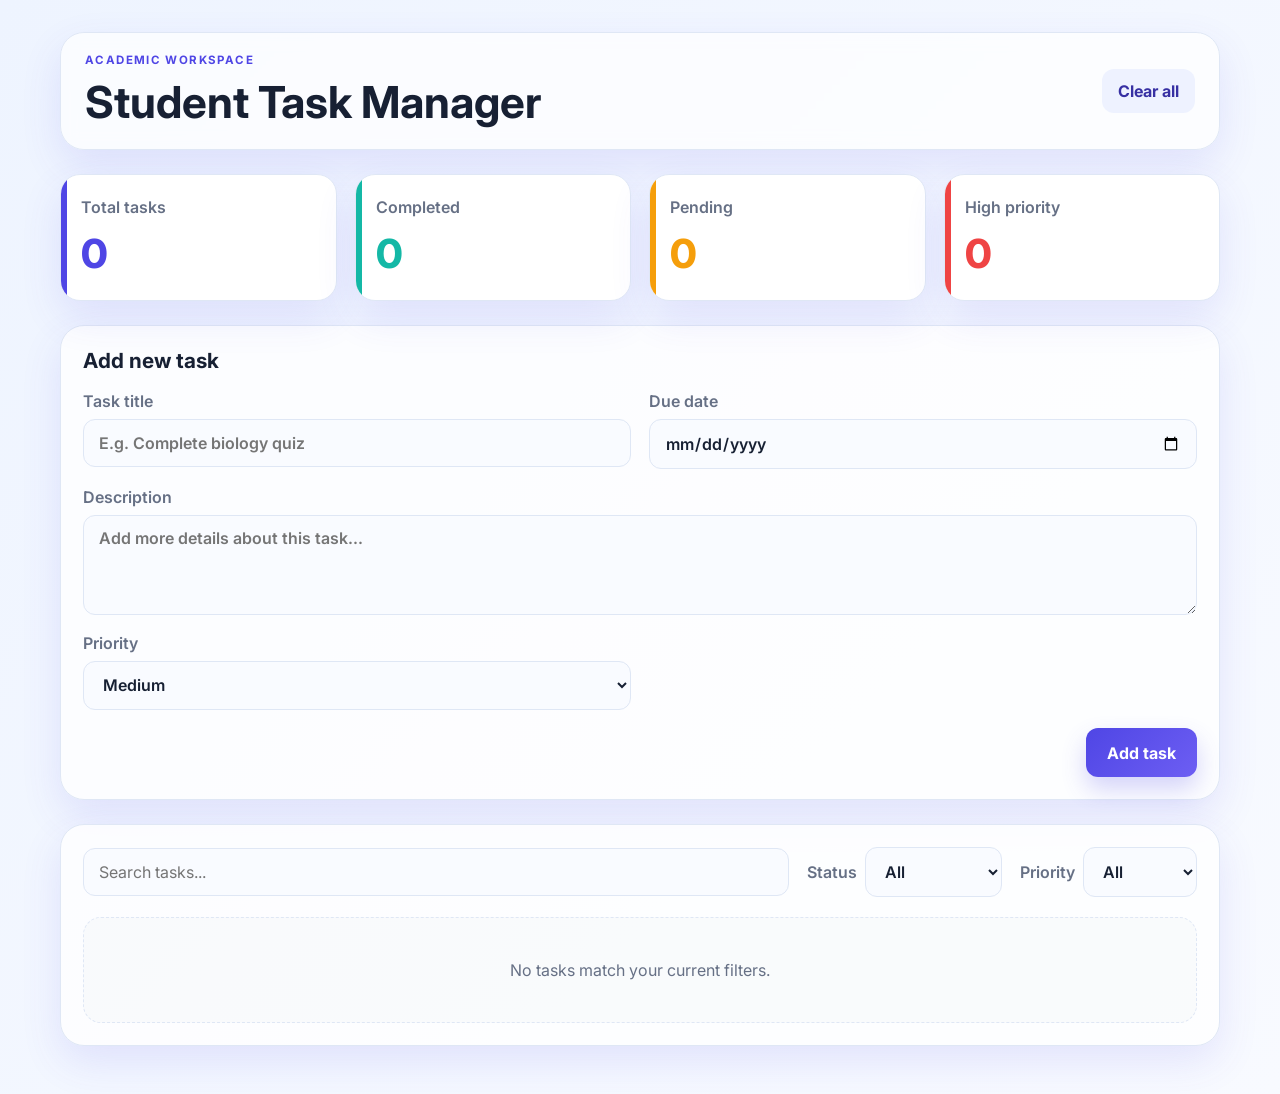
<file: index.html>
<!DOCTYPE html>
<html lang="en">

<head>
    <meta charset="UTF-8" />
    <meta name="viewport" content="width=device-width, initial-scale=1.0" />
    <title>Student Task Manager</title>
    <link rel="preconnect" href="https://fonts.googleapis.com" />
    <link rel="preconnect" href="https://fonts.gstatic.com" crossorigin />
    <link href="https://fonts.googleapis.com/css2?family=Inter:wght@400;500;600;700;800&display=swap"
        rel="stylesheet" />
    <link rel="stylesheet" href="style.css" />
</head>

<body>
    <div class="app-shell">
        <header class="topbar">
            <div>
                <p class="eyebrow">Academic workspace</p>
                <h1>Student Task Manager</h1>
            </div>
            <button class="ghost-button" type="button" id="clear-all-btn">Clear all</button>
        </header>

        <main class="dashboard">
            <section class="stats-grid" aria-label="Dashboard statistics">
                <article class="stat-card accent-blue">
                    <span class="stat-label">Total tasks</span>
                    <strong class="stat-number" id="total-tasks">0</strong>
                </article>
                <article class="stat-card accent-green">
                    <span class="stat-label">Completed</span>
                    <strong class="stat-number" id="completed-tasks">0</strong>
                </article>
                <article class="stat-card accent-gold">
                    <span class="stat-label">Pending</span>
                    <strong class="stat-number" id="pending-tasks">0</strong>
                </article>
                <article class="stat-card accent-red">
                    <span class="stat-label">High priority</span>
                    <strong class="stat-number" id="high-priority-tasks">0</strong>
                </article>
            </section>

            <section class="panel task-panel">
                <div class="panel-header">
                    <h2 id="form-title">Add new task</h2>
                    <button class="text-button hidden" type="button" id="cancel-edit-btn">Cancel</button>
                </div>

                <form id="task-form">
                    <div class="form-grid">
                        <label class="field">
                            <span>Task title</span>
                            <input type="text" id="task-title" placeholder="E.g. Complete biology quiz" required />
                        </label>

                        <label class="field">
                            <span>Due date</span>
                            <input type="date" id="task-date" />
                        </label>

                        <label class="field full-width">
                            <span>Description</span>
                            <textarea id="task-description" rows="3"
                                placeholder="Add more details about this task..."></textarea>
                        </label>

                        <label class="field">
                            <span>Priority</span>
                            <select id="task-priority">
                                <option value="High">High</option>
                                <option value="Medium" selected>Medium</option>
                                <option value="Low">Low</option>
                            </select>
                        </label>
                    </div>

                    <div class="form-actions">
                        <button type="submit" class="primary-button" id="submit-btn">Add task</button>
                    </div>
                </form>
            </section>

            <section class="panel list-panel">
                <div class="toolbar">
                    <div class="search-wrapper">
                        <label class="sr-only" for="search-input">Search tasks</label>
                        <input type="search" id="search-input" placeholder="Search tasks..." />
                    </div>

                    <div class="filter-group">
                        <label for="status-filter">Status</label>
                        <select id="status-filter">
                            <option value="all">All</option>
                            <option value="pending">Pending</option>
                            <option value="completed">Completed</option>
                        </select>
                    </div>

                    <div class="filter-group">
                        <label for="priority-filter">Priority</label>
                        <select id="priority-filter">
                            <option value="all">All</option>
                            <option value="High">High</option>
                            <option value="Medium">Medium</option>
                            <option value="Low">Low</option>
                        </select>
                    </div>
                </div>

                <div id="task-list" class="task-list" aria-live="polite"></div>
            </section>
        </main>
    </div>

    <script src="script.js"></script>
</body>

</html>
</file>
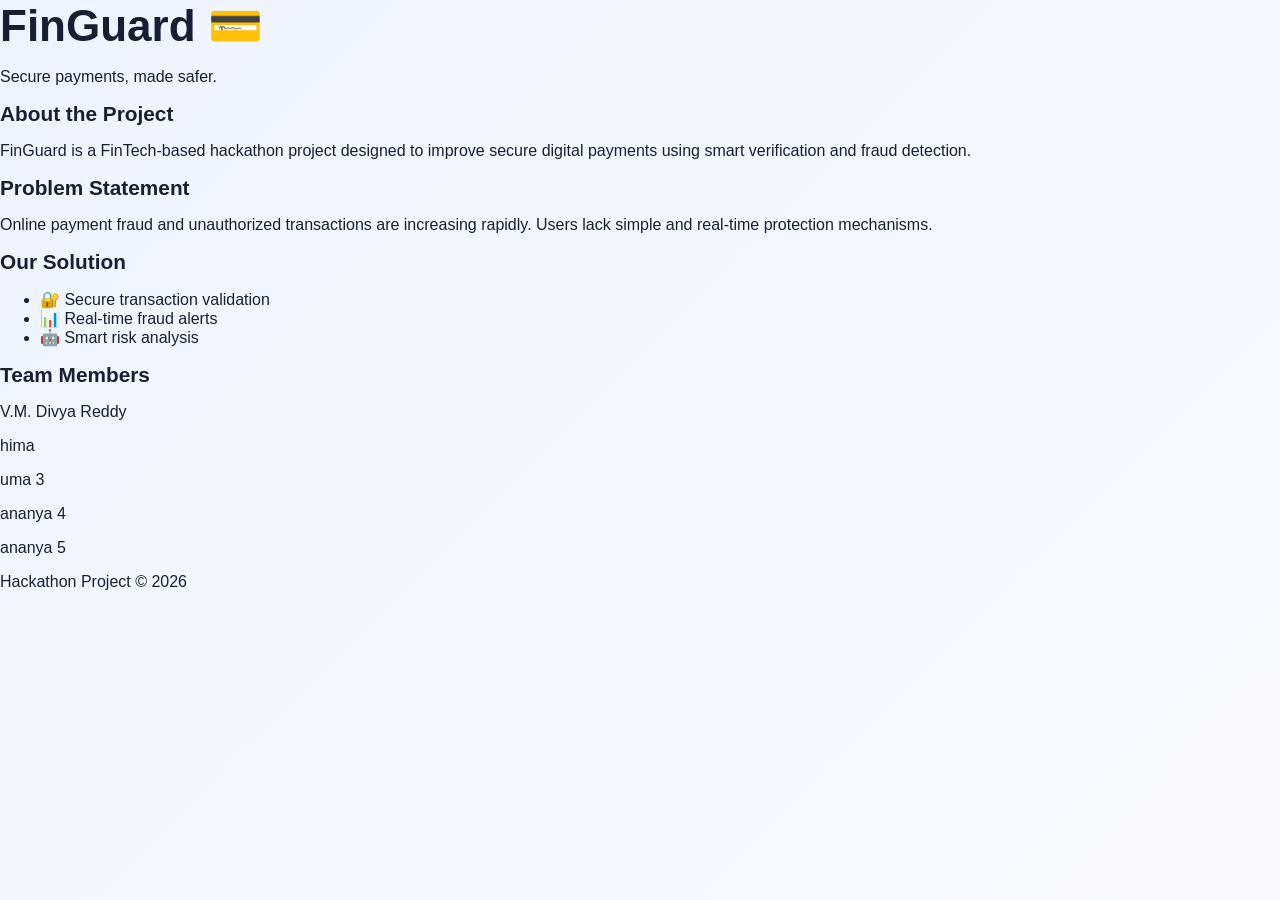
<file: new1.html>
<!DOCTYPE html>
<html lang="en">

<head>
    <meta charset="UTF-8">
    <title>Hackathon Project</title>
    <link rel="stylesheet" href="style.css">
</head>

<body>

    <!-- Header -->
    <header>
        <h1>FinGuard 💳</h1>
        <p>Secure payments, made safer.</p>
    </header>

    <!-- Navigation -->

    <!-- About -->
    <section id="about">
        <h2>About the Project</h2>
        <p>
            FinGuard is a FinTech-based hackathon project designed to improve
            secure digital payments using smart verification and fraud detection.
        </p>
    </section>

    <!-- Problem -->
    <section id="problem">
        <h2>Problem Statement</h2>
        <p>
            Online payment fraud and unauthorized transactions are increasing rapidly.
            Users lack simple and real-time protection mechanisms.

        </p>
    </section>

    <!-- Solution -->
    <section id="solution">
        <h2>Our Solution</h2>
        <ul>
            <li>🔐 Secure transaction validation</li>
            <li>📊 Real-time fraud alerts</li>
            <li>🤖 Smart risk analysis</li>
        </ul>
    </section>

    <!-- Team -->
    <section id="team">
        <h2>Team Members</h2>
        <p>V.M. Divya Reddy</p>
        <p>hima</p>
        <p>uma 3</p>
        <p> ananya 4</p>
        <p> ananya 5</p>
    </section>

    <!-- Footer -->
    <footer>
        <p>Hackathon Project © 2026</p>
    </footer>

</body>

</html>
</file>
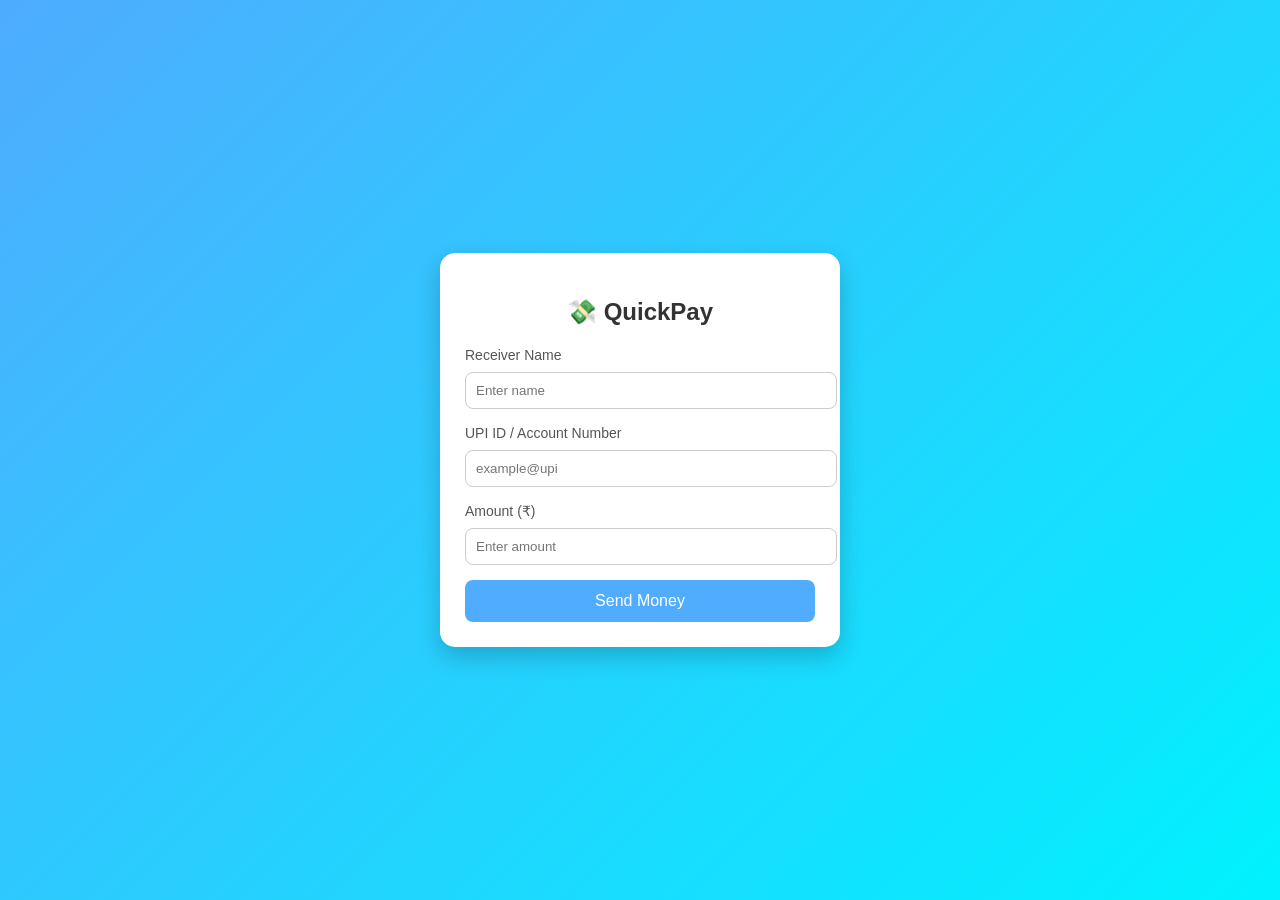
<file: newproject1.html>
<!DOCTYPE html>
<html lang="en">

<head>
    <meta charset="UTF-8">
    <title>QuickPay – Send Money</title>
    <style>
        body {
            margin: 0;
            font-family: Arial, sans-serif;
            background: linear-gradient(135deg, #4facfe, #00f2fe);
            height: 100vh;
            display: flex;
            justify-content: center;
            align-items: center;
        }

        .card {
            background: #fff;
            width: 350px;
            padding: 25px;
            border-radius: 15px;
            box-shadow: 0 10px 25px rgba(0, 0, 0, 0.2);
        }

        h2 {
            text-align: center;
            color: #333;
            margin-bottom: 20px;
        }

        label {
            font-size: 14px;
            color: #555;
        }

        input {
            width: 100%;
            padding: 10px;
            margin: 8px 0 15px;
            border: 1px solid #ccc;
            border-radius: 8px;
            outline: none;
        }

        input:focus {
            border-color: #aed4f5;
        }

        button {
            width: 100%;
            padding: 12px;
            background: #4facfe;
            border: none;
            border-radius: 8px;
            color: white;
            font-size: 16px;
            cursor: pointer;
        }

        button:hover {
            background: #00c6fb;
        }

        .success {
            margin-top: 15px;
            text-align: center;
            color: green;
            font-weight: bold;
            display: none;
        }
    </style>
</head>

<body>

    <div class="card">
        <h2>💸 QuickPay</h2>

        <label>Receiver Name</label>
        <input type="text" id="name" placeholder="Enter name">

        <label>UPI ID / Account Number</label>
        <input type="text" id="upi" placeholder="example@upi">

        <label>Amount (₹)</label>
        <input type="number" id="amount" placeholder="Enter amount">

        <button onclick="sendMoney()">Send Money</button>

        <div class="success" id="successMsg">
            ✅ Money Sent Successfully!
        </div>
    </div>

    <script>
        function sendMoney() {
            let name = document.getElementById("name").value;
            let upi = document.getElementById("upi").value;
            let amount = document.getElementById("amount").value;

            if (name === "" || upi === "" || amount === "") {
                alert("Please fill all details");
                return;
            }

            document.getElementById("successMsg").style.display = "block";
        }
    </script>


</body>

</html>
</file>
<file: style.css>
:root {
    --bg: #f3f7ff;
    --surface: #ffffff;
    --surface-strong: #eef4ff;
    --primary: #4f46e5;
    --primary-dark: #3730a3;
    --accent: #14b8a6;
    --warning: #f59e0b;
    --danger: #ef4444;
    --text: #172033;
    --muted: #667085;
    --border: #dfe7f5;
    --shadow: 0 16px 40px rgba(79, 70, 229, 0.12);
}

* {
    box-sizing: border-box;
}

html {
    scroll-behavior: smooth;
}

body {
    margin: 0;
    min-height: 100vh;
    font-family: 'Inter', sans-serif;
    background: linear-gradient(135deg, #eef4ff 0%, #f8faff 100%);
    color: var(--text);
}

button,
input,
textarea,
select {
    font: inherit;
}

button {
    cursor: pointer;
}

.app-shell {
    max-width: 1200px;
    margin: 0 auto;
    padding: 32px 20px 48px;
}

.topbar {
    display: flex;
    align-items: center;
    justify-content: space-between;
    gap: 20px;
    margin-bottom: 24px;
    padding: 20px 24px;
    border: 1px solid var(--border);
    border-radius: 24px;
    background: rgba(255, 255, 255, 0.7);
    backdrop-filter: blur(8px);
    box-shadow: var(--shadow);
}

.eyebrow {
    margin: 0 0 8px;
    color: var(--primary);
    text-transform: uppercase;
    letter-spacing: 0.12em;
    font-size: 0.72rem;
    font-weight: 700;
}

h1 {
    margin: 0;
    font-size: clamp(2rem, 5vw, 2.75rem);
}

.ghost-button,
.text-button,
.primary-button,
.action-button,
.status-toggle {
    border: none;
    border-radius: 12px;
    transition: transform 0.2s ease, box-shadow 0.2s ease;
}

.ghost-button:hover,
.text-button:hover,
.primary-button:hover,
.action-button:hover,
.status-toggle:hover {
    transform: translateY(-1px);
}

.ghost-button {
    background: #eef2ff;
    color: var(--primary-dark);
    padding: 0.75rem 1rem;
    font-weight: 700;
}

.dashboard {
    display: grid;
    gap: 24px;
}

.stats-grid {
    display: grid;
    grid-template-columns: repeat(4, minmax(180px, 1fr));
    gap: 18px;
}

.stat-card {
    position: relative;
    padding: 22px 20px;
    border-radius: 20px;
    background: var(--surface);
    border: 1px solid var(--border);
    box-shadow: var(--shadow);
    overflow: hidden;
}

.stat-card::before {
    content: "";
    position: absolute;
    inset: 0 auto 0 0;
    width: 6px;
    background: currentColor;
}

.accent-blue {
    color: var(--primary);
}

.accent-green {
    color: var(--accent);
}

.accent-gold {
    color: var(--warning);
}

.accent-red {
    color: var(--danger);
}

.stat-label {
    display: block;
    margin-bottom: 12px;
    color: var(--muted);
    font-weight: 600;
}

.stat-number {
    font-size: clamp(2rem, 4vw, 2.5rem);
    font-weight: 800;
}

.panel {
    background: rgba(255, 255, 255, 0.82);
    border: 1px solid var(--border);
    border-radius: 24px;
    padding: 22px;
    box-shadow: var(--shadow);
}

.panel-header,
.toolbar {
    display: flex;
    align-items: center;
    justify-content: space-between;
    gap: 18px;
}

.panel-header {
    margin-bottom: 18px;
}

h2 {
    margin: 0;
    font-size: 1.3rem;
}

.text-button {
    background: transparent;
    color: var(--primary);
    font-weight: 700;
}

.hidden {
    display: none;
}

.form-grid {
    display: grid;
    grid-template-columns: repeat(2, minmax(0, 1fr));
    gap: 18px;
}

.field {
    display: flex;
    flex-direction: column;
    gap: 8px;
    color: var(--muted);
    font-weight: 600;
}

.field.full-width {
    grid-column: 1 / -1;
}

input,
textarea,
select {
    width: 100%;
    border: 1px solid var(--border);
    border-radius: 12px;
    background: #f9fbff;
    color: var(--text);
    padding: 0.8rem 0.95rem;
}

input:focus,
textarea:focus,
select:focus {
    outline: 2px solid rgba(79, 70, 229, 0.18);
    border-color: rgba(79, 70, 229, 0.5);
}

textarea {
    resize: vertical;
    min-height: 100px;
}

.form-actions {
    margin-top: 18px;
    display: flex;
    justify-content: flex-end;
}

.primary-button {
    padding: 0.9rem 1.3rem;
    background: linear-gradient(135deg, var(--primary) 0%, #6d5ef3 100%);
    color: white;
    font-weight: 700;
    box-shadow: 0 12px 24px rgba(79, 70, 229, 0.23);
}

.toolbar {
    flex-wrap: wrap;
    margin-bottom: 20px;
}

.search-wrapper {
    flex: 1;
    min-width: 180px;
}

.filter-group {
    display: flex;
    align-items: center;
    gap: 8px;
    color: var(--muted);
    font-weight: 600;
}

.task-list {
    display: grid;
    gap: 16px;
}

.task-card {
    display: flex;
    justify-content: space-between;
    align-items: center;
    gap: 16px;
    padding: 18px 16px;
    background: var(--surface-strong);
    border: 1px solid var(--border);
    border-left: 5px solid transparent;
    border-radius: 18px;
}

.task-card.priority-high {
    border-left-color: var(--danger);
}

.task-card.priority-medium {
    border-left-color: var(--warning);
}

.task-card.priority-low {
    border-left-color: var(--accent);
}

.task-card.completed {
    opacity: 0.8;
}

.task-card.completed h3 {
    text-decoration: line-through;
}

.task-main {
    display: grid;
    gap: 10px;
    flex: 1;
}

.task-heading {
    display: flex;
    align-items: flex-start;
    gap: 12px;
}

.status-toggle {
    width: 30px;
    height: 30px;
    border: 2px solid var(--border);
    background: white;
    color: white;
    font-weight: 800;
    flex-shrink: 0;
}

.status-toggle.is-complete {
    background: var(--accent);
    border-color: var(--accent);
}

.task-heading h3 {
    margin: 0 0 6px;
    font-size: 1.1rem;
}

.task-description {
    margin: 0;
    color: var(--muted);
    line-height: 1.6;
}

.task-meta {
    display: flex;
    flex-wrap: wrap;
    gap: 8px;
}

.badge {
    display: inline-flex;
    align-items: center;
    justify-content: center;
    padding: 0.42rem 0.7rem;
    border-radius: 999px;
    font-size: 0.72rem;
    font-weight: 700;
}

.badge.priority.high {
    background: rgba(239, 68, 68, 0.12);
    color: #b42318;
}

.badge.priority.medium {
    background: rgba(245, 158, 11, 0.14);
    color: #b45309;
}

.badge.priority.low {
    background: rgba(20, 184, 166, 0.12);
    color: #0f766e;
}

.badge.status.completed {
    background: rgba(20, 184, 166, 0.12);
    color: #0f766e;
}

.badge.status.overdue {
    background: rgba(239, 68, 68, 0.12);
    color: #b42318;
}

.badge.status.pending {
    background: rgba(79, 70, 229, 0.12);
    color: var(--primary-dark);
}

.badge.date {
    background: rgba(148, 163, 184, 0.1);
    color: var(--muted);
}

.task-actions {
    display: flex;
    gap: 10px;
}

.action-button {
    padding: 0.65rem 0.9rem;
    font-weight: 700;
}

.action-button.edit {
    background: rgba(79, 70, 229, 0.12);
    color: var(--primary-dark);
}

.action-button.delete {
    background: rgba(239, 68, 68, 0.1);
    color: #b42318;
}

.empty-state {
    padding: 26px;
    text-align: center;
    border: 1px dashed var(--border);
    border-radius: 18px;
    color: var(--muted);
    background: rgba(148, 163, 184, 0.04);
}

.sr-only {
    position: absolute;
    width: 1px;
    height: 1px;
    padding: 0;
    margin: -1px;
    overflow: hidden;
    clip: rect(0, 0, 0, 0);
    white-space: nowrap;
    border: 0;
}

@media (max-width: 860px) {
    .stats-grid {
        grid-template-columns: repeat(2, minmax(150px, 1fr));
    }
}

@media (max-width: 640px) {
    .app-shell {
        padding: 18px 14px 36px;
    }

    .topbar,
    .panel-header,
    .toolbar,
    .task-card {
        flex-direction: column;
        align-items: stretch;
    }

    .stats-grid,
    .form-grid {
        grid-template-columns: 1fr;
    }

    .task-actions {
        justify-content: flex-end;
    }
}
</file>
